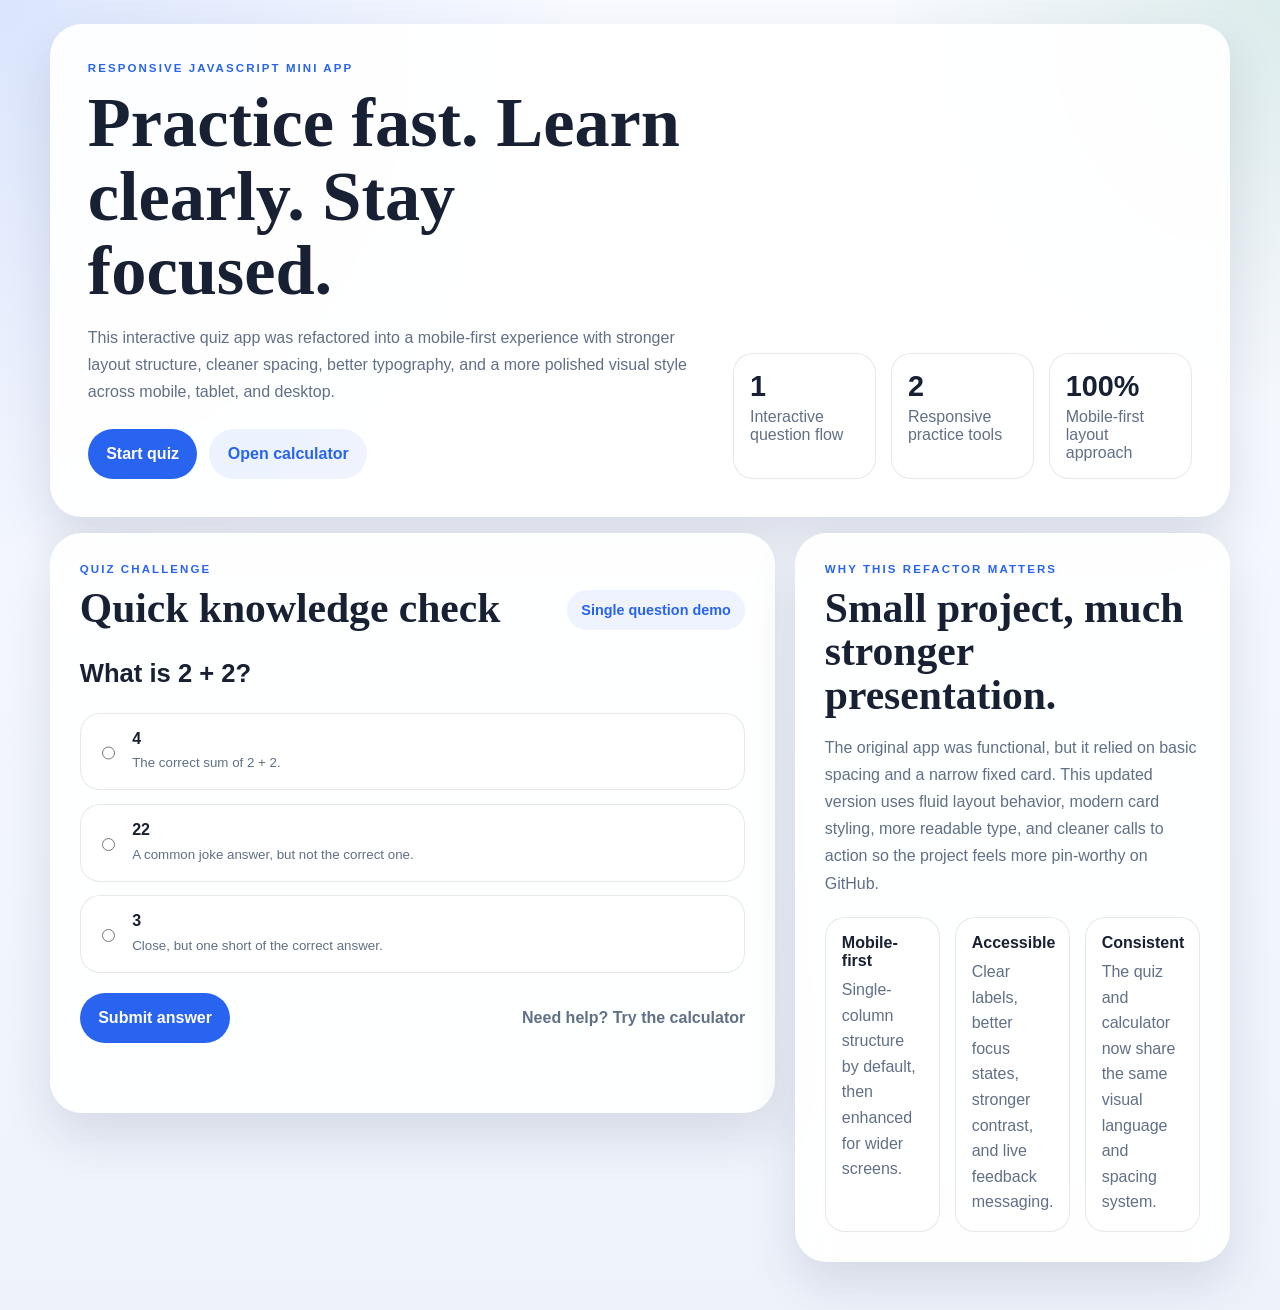
<file: index.html>
<!DOCTYPE html>
<html lang="en">
  <head>
    <meta charset="UTF-8" />
    <meta name="viewport" content="width=device-width, initial-scale=1.0" />
    <meta
      name="description"
      content="A responsive interactive quiz app with a companion calculator, built with HTML, CSS, and JavaScript."
    />
    <title>Interactive Quiz App | Responsive Practice Experience</title>
    <link rel="stylesheet" href="styles.css" />
  </head>
  <body>
    <div class="page-shell">
      <header class="hero">
        <div class="hero-copy">
          <p class="eyebrow">Responsive JavaScript mini app</p>
          <h1>Practice fast. Learn clearly. Stay focused.</h1>
          <p class="hero-text">
            This interactive quiz app was refactored into a mobile-first experience with stronger
            layout structure, cleaner spacing, better typography, and a more polished visual style
            across mobile, tablet, and desktop.
          </p>
          <div class="hero-actions">
            <a class="primary-link" href="#quiz-card">Start quiz</a>
            <a class="secondary-link" href="calculator.html">Open calculator</a>
          </div>
        </div>

        <div class="hero-stats" aria-label="App highlights">
          <div class="stat-card">
            <span class="stat-value">1</span>
            <span class="stat-label">Interactive question flow</span>
          </div>
          <div class="stat-card">
            <span class="stat-value">2</span>
            <span class="stat-label">Responsive practice tools</span>
          </div>
          <div class="stat-card">
            <span class="stat-value">100%</span>
            <span class="stat-label">Mobile-first layout approach</span>
          </div>
        </div>
      </header>

      <main class="content-grid">
        <section id="quiz-card" class="panel quiz-panel" aria-labelledby="quiz-title">
          <div class="panel-heading">
            <div>
              <p class="eyebrow">Quiz challenge</p>
              <h2 id="quiz-title">Quick knowledge check</h2>
            </div>
            <span class="chip">Single question demo</span>
          </div>

          <p id="quiz-question" class="quiz-question">What is 2 + 2?</p>

          <form id="quiz-form" class="answer-list">
            <label class="answer-option" for="choice1">
              <input type="radio" id="choice1" name="quiz" value="4" />
              <span>
                <strong>4</strong>
                <small>The correct sum of 2 + 2.</small>
              </span>
            </label>

            <label class="answer-option" for="choice2">
              <input type="radio" id="choice2" name="quiz" value="22" />
              <span>
                <strong>22</strong>
                <small>A common joke answer, but not the correct one.</small>
              </span>
            </label>

            <label class="answer-option" for="choice3">
              <input type="radio" id="choice3" name="quiz" value="3" />
              <span>
                <strong>3</strong>
                <small>Close, but one short of the correct answer.</small>
              </span>
            </label>
          </form>

          <div class="panel-actions">
            <button id="submit-answer" class="primary-button" type="button">Submit answer</button>
            <a class="text-link" href="calculator.html">Need help? Try the calculator</a>
          </div>

          <p id="feedback" class="feedback-message" aria-live="polite"></p>
        </section>

        <aside class="panel overview-panel" aria-labelledby="overview-title">
          <p class="eyebrow">Why this refactor matters</p>
          <h2 id="overview-title">Small project, much stronger presentation.</h2>
          <p class="overview-copy">
            The original app was functional, but it relied on basic spacing and a narrow fixed card.
            This updated version uses fluid layout behavior, modern card styling, more readable type,
            and cleaner calls to action so the project feels more pin-worthy on GitHub.
          </p>

          <div class="feature-grid">
            <article class="feature-card">
              <h3>Mobile-first</h3>
              <p>Single-column structure by default, then enhanced for wider screens.</p>
            </article>
            <article class="feature-card">
              <h3>Accessible</h3>
              <p>Clear labels, better focus states, stronger contrast, and live feedback messaging.</p>
            </article>
            <article class="feature-card">
              <h3>Consistent</h3>
              <p>The quiz and calculator now share the same visual language and spacing system.</p>
            </article>
          </div>
        </aside>
      </main>
    </div>

    <script src="quiz.js"></script>
  </body>
</html>
</file>
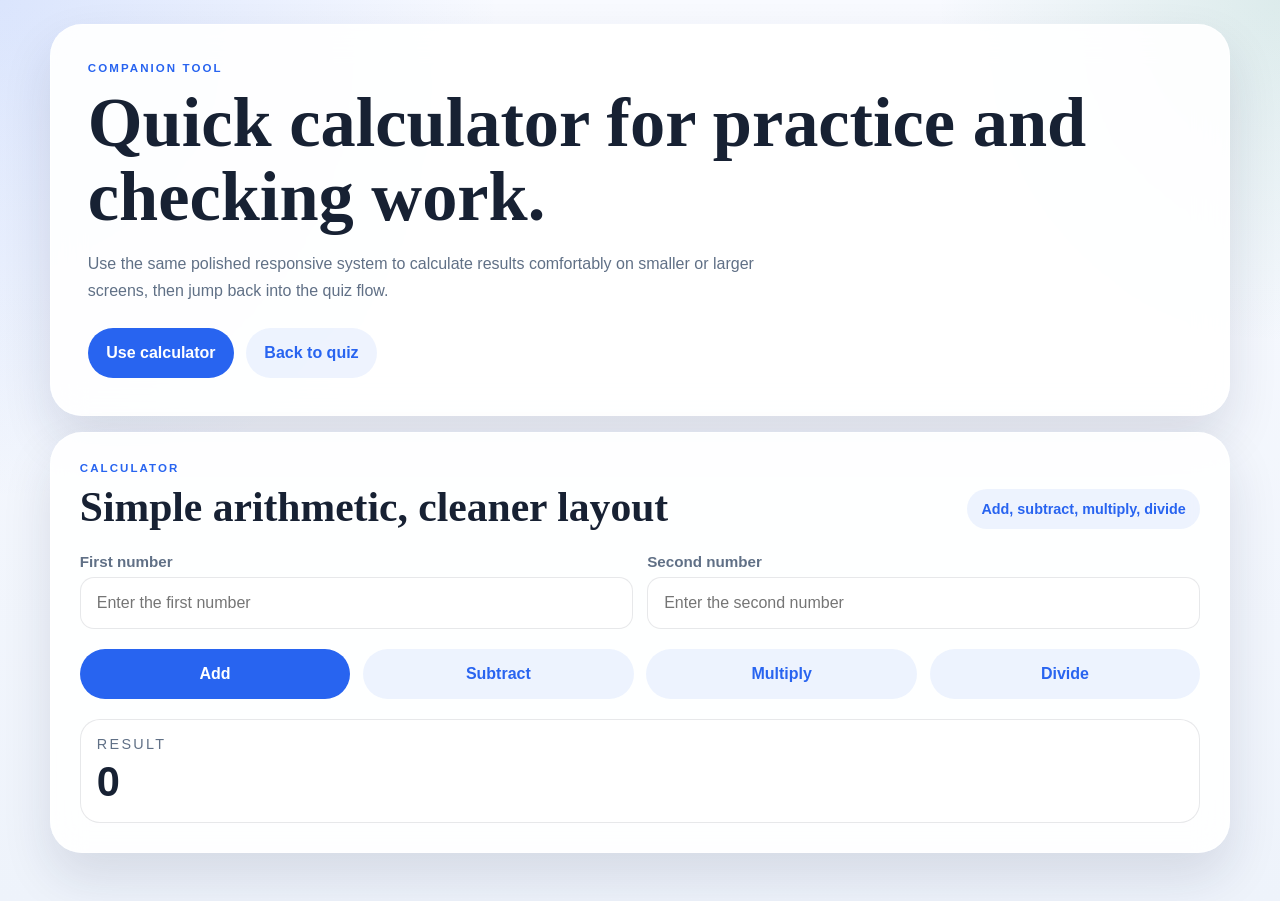
<file: calculator.html>
<!DOCTYPE html>
<html lang="en">
  <head>
    <meta charset="UTF-8" />
    <meta name="viewport" content="width=device-width, initial-scale=1.0" />
    <meta
      name="description"
      content="A responsive calculator companion page for the interactive quiz app."
    />
    <title>Interactive Quiz App | Responsive Calculator</title>
    <link rel="stylesheet" href="calculator.css" />
  </head>
  <body>
    <div class="page-shell">
      <header class="hero hero-compact">
        <div class="hero-copy">
          <p class="eyebrow">Companion tool</p>
          <h1>Quick calculator for practice and checking work.</h1>
          <p class="hero-text">
            Use the same polished responsive system to calculate results comfortably on smaller or
            larger screens, then jump back into the quiz flow.
          </p>
          <div class="hero-actions">
            <a class="primary-link" href="#calculator-card">Use calculator</a>
            <a class="secondary-link" href="index.html">Back to quiz</a>
          </div>
        </div>
      </header>

      <main class="content-grid single-column">
        <section id="calculator-card" class="panel calculator-panel" aria-labelledby="calculator-title">
          <div class="panel-heading">
            <div>
              <p class="eyebrow">Calculator</p>
              <h2 id="calculator-title">Simple arithmetic, cleaner layout</h2>
            </div>
            <span class="chip">Add, subtract, multiply, divide</span>
          </div>

          <div class="calculator-form">
            <label class="field">
              <span>First number</span>
              <input type="number" id="number1" placeholder="Enter the first number" />
            </label>

            <label class="field">
              <span>Second number</span>
              <input type="number" id="number2" placeholder="Enter the second number" />
            </label>
          </div>

          <div class="calculator-actions" aria-label="Calculator operations">
            <button id="add" class="primary-button" type="button">Add</button>
            <button id="subtract" class="secondary-button" type="button">Subtract</button>
            <button id="multiply" class="secondary-button" type="button">Multiply</button>
            <button id="divide" class="secondary-button" type="button">Divide</button>
          </div>

          <div id="result" class="result-card" aria-live="polite">
            <span class="result-label">Result</span>
            <span id="calculation-result" class="result-value">0</span>
          </div>
        </section>
      </main>
    </div>

    <script src="calculator.js"></script>
  </body>
</html>
</file>
<file: styles.css>
:root {
  --bg: #f5f7fb;
  --panel: rgba(255, 255, 255, 0.92);
  --surface: #ffffff;
  --text: #172133;
  --muted: #607086;
  --line: rgba(23, 33, 51, 0.1);
  --primary: #2864f0;
  --primary-dark: #1f4fc0;
  --success: #14805e;
  --danger: #d64a4a;
  --shadow: 0 24px 50px rgba(21, 35, 64, 0.12);
  --radius-lg: 30px;
  --radius-md: 20px;
  --radius-sm: 14px;
}

*,
*::before,
*::after {
  box-sizing: border-box;
}

html {
  overflow-x: clip;
}

body {
  margin: 0;
  min-height: 100vh;
  overflow-x: clip;
  font-family: "Segoe UI", "Aptos", sans-serif;
  color: var(--text);
  background:
    radial-gradient(circle at top left, rgba(40, 100, 240, 0.14), transparent 32%),
    radial-gradient(circle at right top, rgba(20, 128, 94, 0.12), transparent 22%),
    linear-gradient(180deg, #f8faff 0%, #eef3fb 100%);
}

button,
input,
a {
  font: inherit;
}

.page-shell {
  width: min(1160px, calc(100% - 2rem));
  margin: 0 auto;
  padding: 1rem 0 2rem;
}

.hero,
.panel {
  border: 1px solid rgba(255, 255, 255, 0.65);
  background: var(--panel);
  backdrop-filter: blur(16px);
  box-shadow: var(--shadow);
}

.hero {
  display: grid;
  gap: 1.5rem;
  padding: 1.5rem;
  border-radius: var(--radius-lg);
}

.eyebrow {
  margin: 0 0 0.75rem;
  font-size: 0.72rem;
  font-weight: 700;
  letter-spacing: 0.18em;
  text-transform: uppercase;
  color: var(--primary);
}

.hero h1,
.panel h2 {
  margin: 0;
  font-family: "Georgia", "Times New Roman", serif;
  line-height: 1.05;
}

.hero h1 {
  font-size: clamp(2.1rem, 8vw, 4.4rem);
}

.hero-text,
.overview-copy,
.feature-card p,
.answer-option small,
.feedback-message,
.text-link,
.field span {
  color: var(--muted);
}

.hero-text {
  max-width: 42rem;
  margin: 1rem 0 0;
  font-size: 1rem;
  line-height: 1.7;
}

.hero-actions {
  display: flex;
  flex-direction: column;
  gap: 0.75rem;
  margin-top: 1.5rem;
}

.primary-link,
.secondary-link,
.primary-button,
.secondary-button {
  display: inline-flex;
  align-items: center;
  justify-content: center;
  min-height: 50px;
  padding: 0.9rem 1.15rem;
  border-radius: 999px;
  text-decoration: none;
  border: none;
  cursor: pointer;
  transition: 180ms ease;
}

.primary-link,
.primary-button {
  background: var(--primary);
  color: #ffffff;
  font-weight: 700;
}

.primary-link:hover,
.primary-link:focus-visible,
.primary-button:hover,
.primary-button:focus-visible {
  background: var(--primary-dark);
}

.secondary-link,
.secondary-button {
  background: rgba(40, 100, 240, 0.08);
  color: var(--primary);
  font-weight: 700;
}

.secondary-link:hover,
.secondary-link:focus-visible,
.secondary-button:hover,
.secondary-button:focus-visible {
  background: rgba(40, 100, 240, 0.14);
}

.primary-link:focus-visible,
.secondary-link:focus-visible,
.primary-button:focus-visible,
.secondary-button:focus-visible,
.answer-option:focus-within {
  outline: 3px solid rgba(40, 100, 240, 0.22);
  outline-offset: 3px;
}

.hero-stats,
.feature-grid {
  display: grid;
  gap: 0.9rem;
}

.stat-card,
.feature-card,
.answer-option,
.result-card {
  min-width: 0;
  border-radius: var(--radius-md);
  border: 1px solid var(--line);
  background: rgba(255, 255, 255, 0.84);
}

.stat-card {
  padding: 1rem;
}

.stat-value {
  display: block;
  font-size: 1.8rem;
  font-weight: 700;
}

.stat-label {
  display: block;
  margin-top: 0.35rem;
  color: var(--muted);
}

.content-grid {
  display: grid;
  gap: 1rem;
  margin-top: 1rem;
}

.panel {
  min-width: 0;
  padding: 1.25rem;
  border-radius: var(--radius-lg);
}

.panel-heading {
  display: flex;
  flex-direction: column;
  gap: 1rem;
}

.panel h2 {
  font-size: clamp(1.7rem, 5vw, 2.6rem);
}

.chip {
  display: inline-flex;
  align-items: center;
  width: fit-content;
  min-height: 40px;
  padding: 0.55rem 0.9rem;
  border-radius: 999px;
  background: rgba(40, 100, 240, 0.08);
  color: var(--primary);
  font-size: 0.9rem;
  font-weight: 700;
}

.quiz-question {
  margin: 1.5rem 0 0;
  font-size: clamp(1.2rem, 4vw, 1.6rem);
  line-height: 1.5;
  font-weight: 600;
}

.answer-list {
  display: grid;
  gap: 0.85rem;
  margin-top: 1.25rem;
}

.answer-option {
  display: flex;
  gap: 0.9rem;
  padding: 1rem;
  cursor: pointer;
}

.answer-option input[type="radio"] {
  flex: 0 0 auto;
  margin-top: 0.2rem;
  accent-color: var(--primary);
}

.answer-option strong {
  display: block;
  font-size: 1rem;
}

.answer-option small {
  display: block;
  margin-top: 0.35rem;
  line-height: 1.5;
}

.panel-actions {
  display: flex;
  flex-direction: column;
  gap: 0.8rem;
  margin-top: 1.25rem;
}

.text-link {
  text-decoration: none;
  font-weight: 600;
}

.feedback-message {
  min-height: 1.5rem;
  margin: 1rem 0 0;
  font-size: 0.98rem;
  line-height: 1.6;
}

.feedback-message.is-correct {
  color: var(--success);
}

.feedback-message.is-error {
  color: var(--danger);
}

.overview-copy {
  margin: 1rem 0 0;
  line-height: 1.7;
}

.feature-grid {
  margin-top: 1.25rem;
}

.feature-card {
  padding: 1rem;
}

.feature-card h3 {
  margin: 0 0 0.45rem;
  font-size: 1rem;
}

.feature-card p {
  margin: 0;
  line-height: 1.6;
}

@media (min-width: 768px) {
  .page-shell {
    width: min(1160px, calc(100% - 3rem));
    padding: 1.5rem 0 3rem;
  }

  .hero {
    grid-template-columns: minmax(0, 1.15fr) minmax(18rem, 0.85fr);
    align-items: end;
    padding: 2rem;
  }

  .hero-actions {
    flex-direction: row;
    flex-wrap: wrap;
  }

  .hero-stats,
  .feature-grid {
    grid-template-columns: repeat(3, minmax(0, 1fr));
  }

  .content-grid {
    grid-template-columns: minmax(0, 1.25fr) minmax(18rem, 0.75fr);
    gap: 1.25rem;
    align-items: start;
  }

  .panel {
    padding: 1.5rem;
  }

  .panel-heading {
    flex-direction: row;
    justify-content: space-between;
    align-items: end;
  }

  .panel-actions {
    flex-direction: row;
    align-items: center;
    justify-content: space-between;
  }
}

@media (min-width: 1024px) {
  .page-shell {
    width: min(1180px, calc(100% - 4rem));
  }

  .hero,
  .panel {
    border-radius: 32px;
  }

  .hero {
    padding: 2.3rem;
  }

  .panel {
    padding: 1.8rem;
  }
}
</file>
<file: calculator.css>
@import url("./styles.css");

.hero-compact {
  grid-template-columns: 1fr;
}

.single-column {
  grid-template-columns: 1fr;
}

.calculator-form {
  display: grid;
  gap: 0.9rem;
  margin-top: 1.5rem;
}

.field {
  display: grid;
  gap: 0.45rem;
}

.field span {
  font-size: 0.95rem;
  font-weight: 600;
}

.field input {
  width: 100%;
  min-height: 52px;
  padding: 0.95rem 1rem;
  border: 1px solid var(--line);
  border-radius: var(--radius-sm);
  background: var(--surface);
  color: var(--text);
}

.field input:focus-visible {
  outline: 3px solid rgba(40, 100, 240, 0.22);
  outline-offset: 3px;
}

.calculator-actions {
  display: grid;
  grid-template-columns: repeat(2, minmax(0, 1fr));
  gap: 0.8rem;
  margin-top: 1.25rem;
}

.result-card {
  display: grid;
  gap: 0.35rem;
  margin-top: 1.25rem;
  padding: 1rem;
}

.result-label {
  font-size: 0.9rem;
  text-transform: uppercase;
  letter-spacing: 0.16em;
  color: var(--muted);
}

.result-value {
  font-size: clamp(1.8rem, 5vw, 2.6rem);
  font-weight: 700;
}

@media (min-width: 768px) {
  .calculator-form {
    grid-template-columns: repeat(2, minmax(0, 1fr));
  }

  .calculator-actions {
    grid-template-columns: repeat(4, minmax(0, 1fr));
  }
}
</file>
